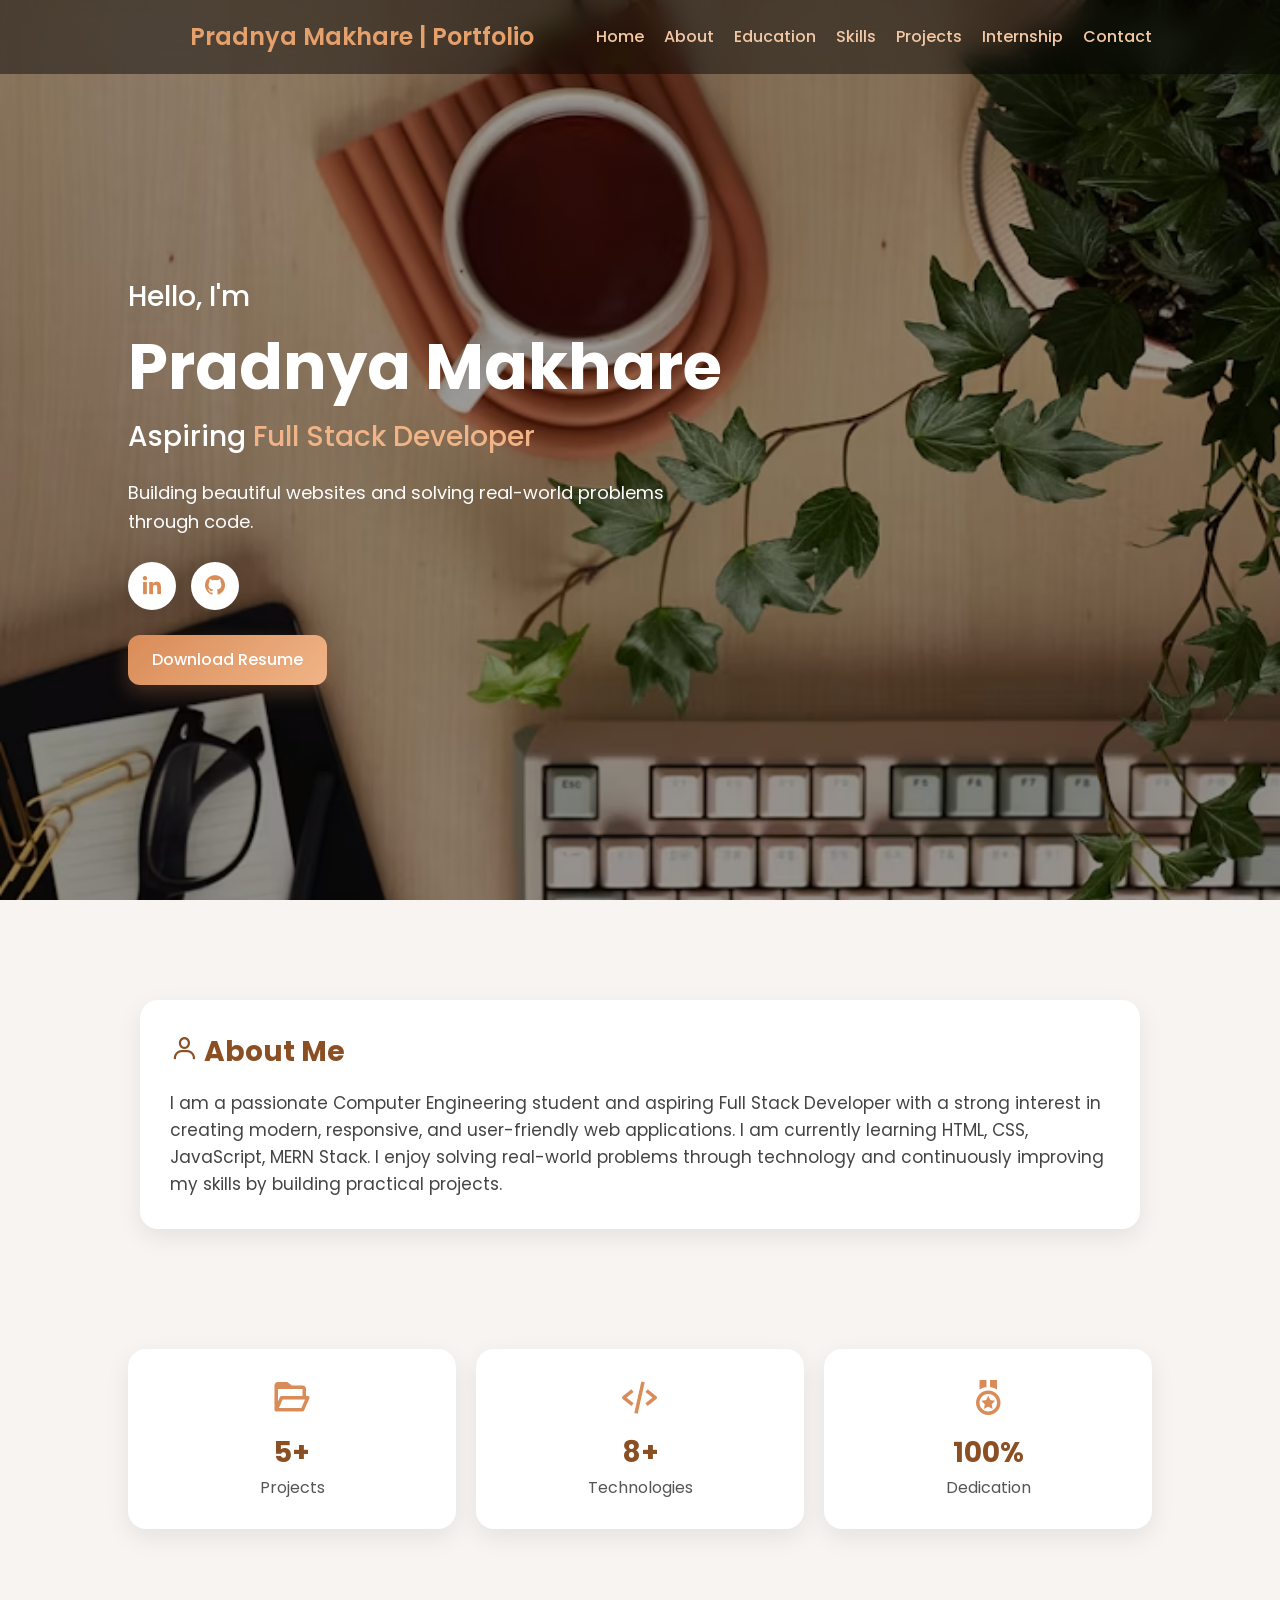
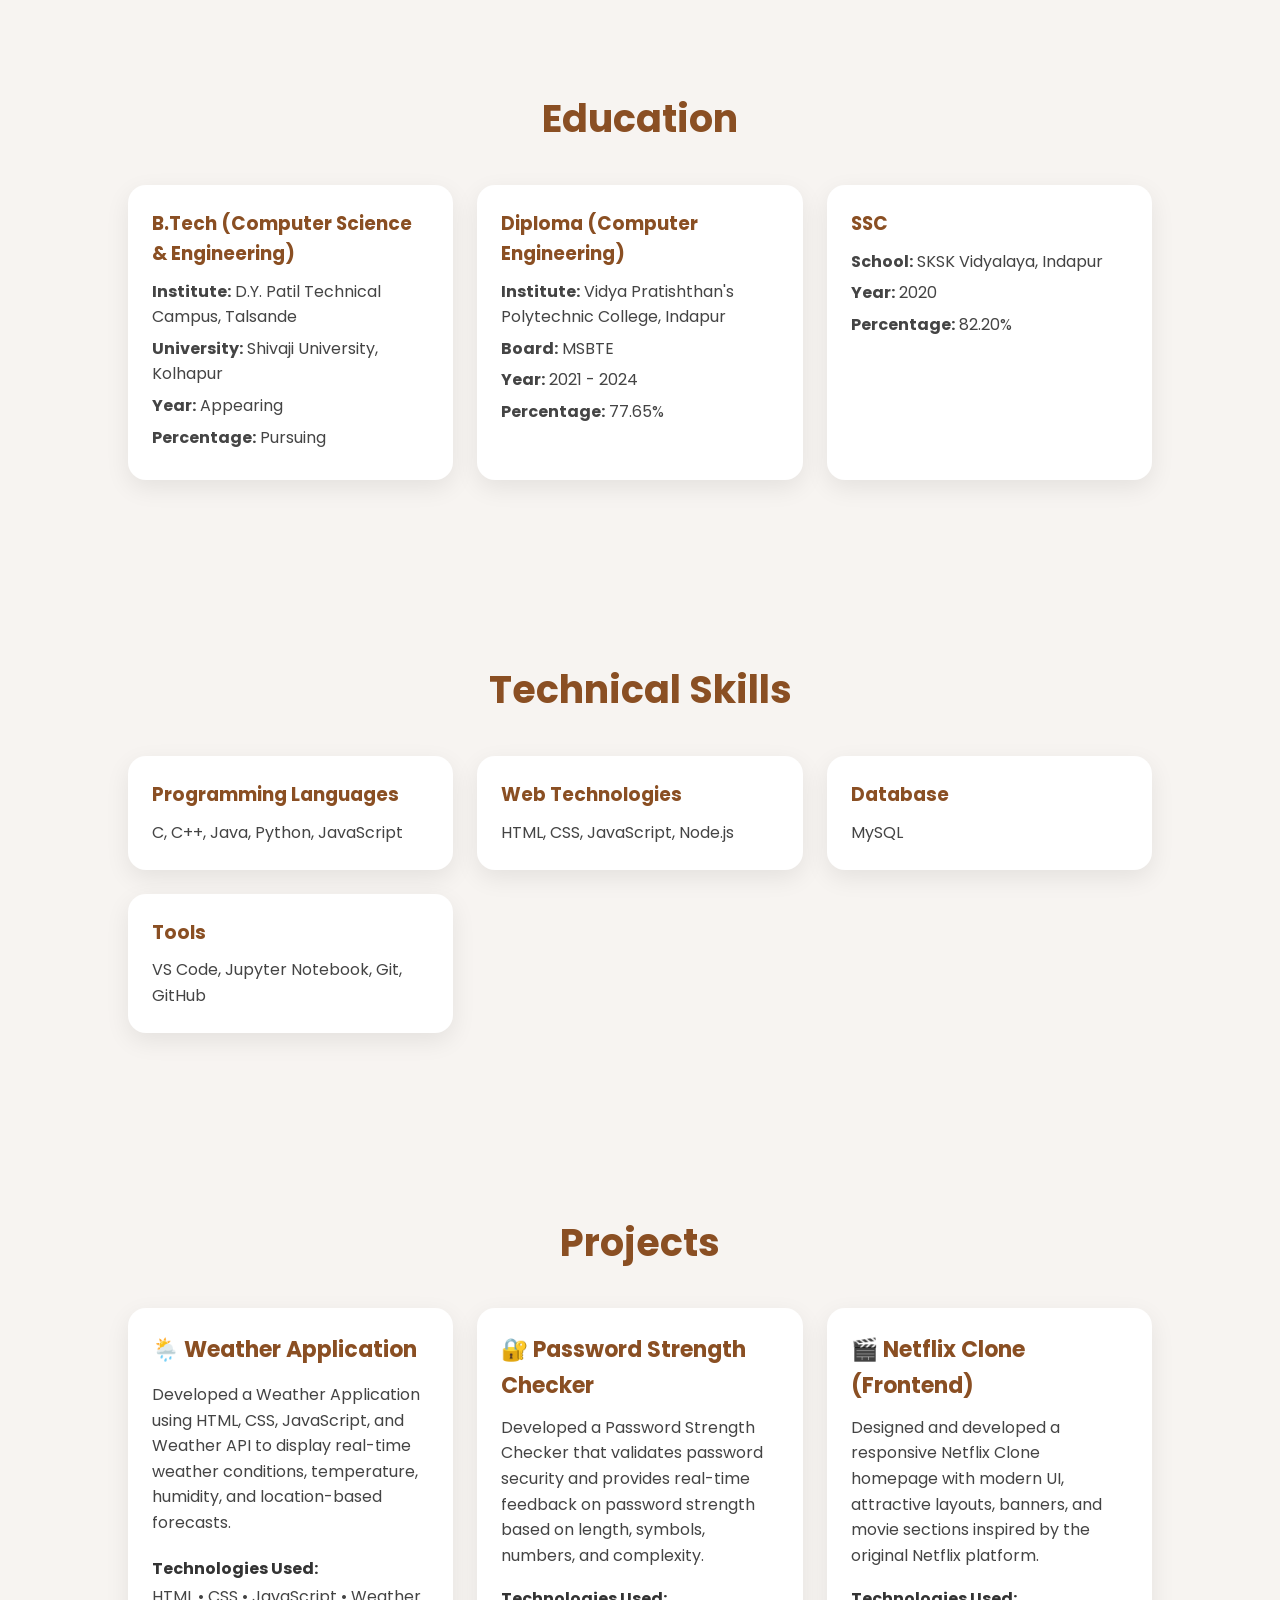
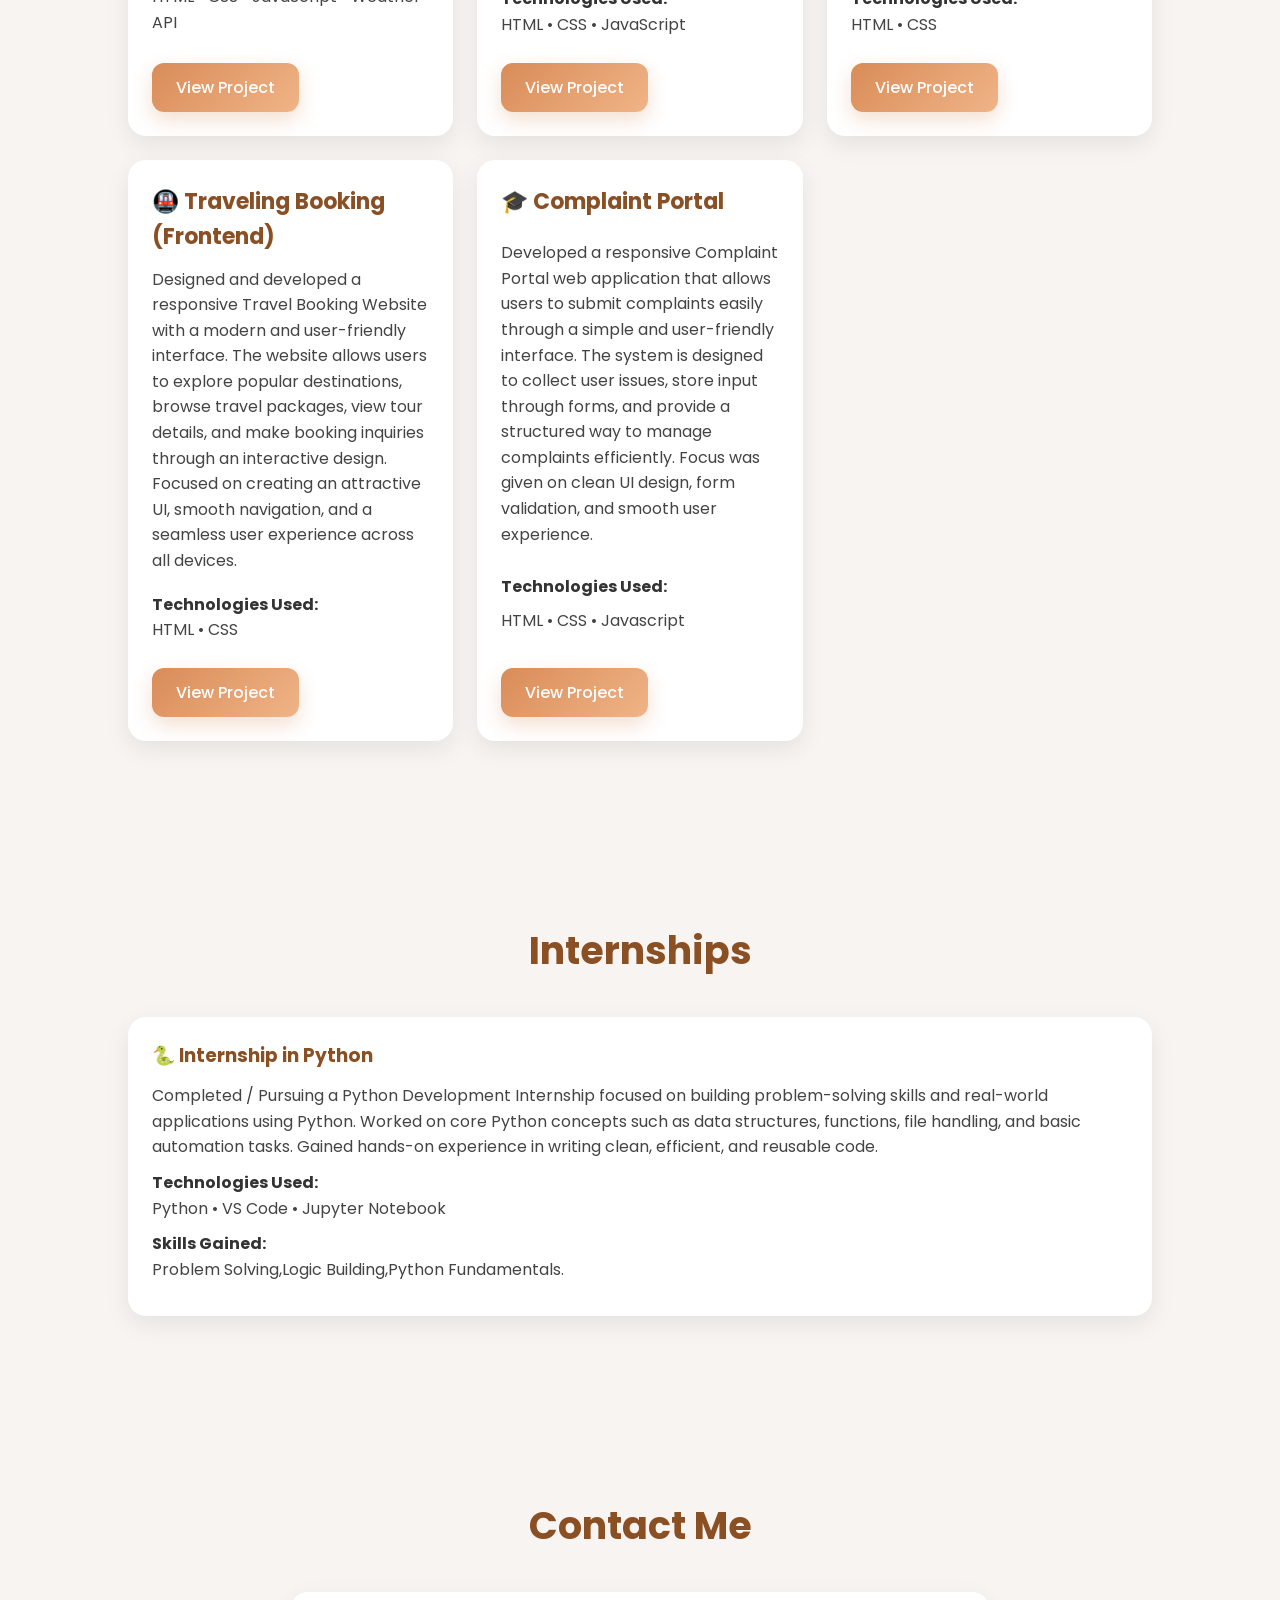
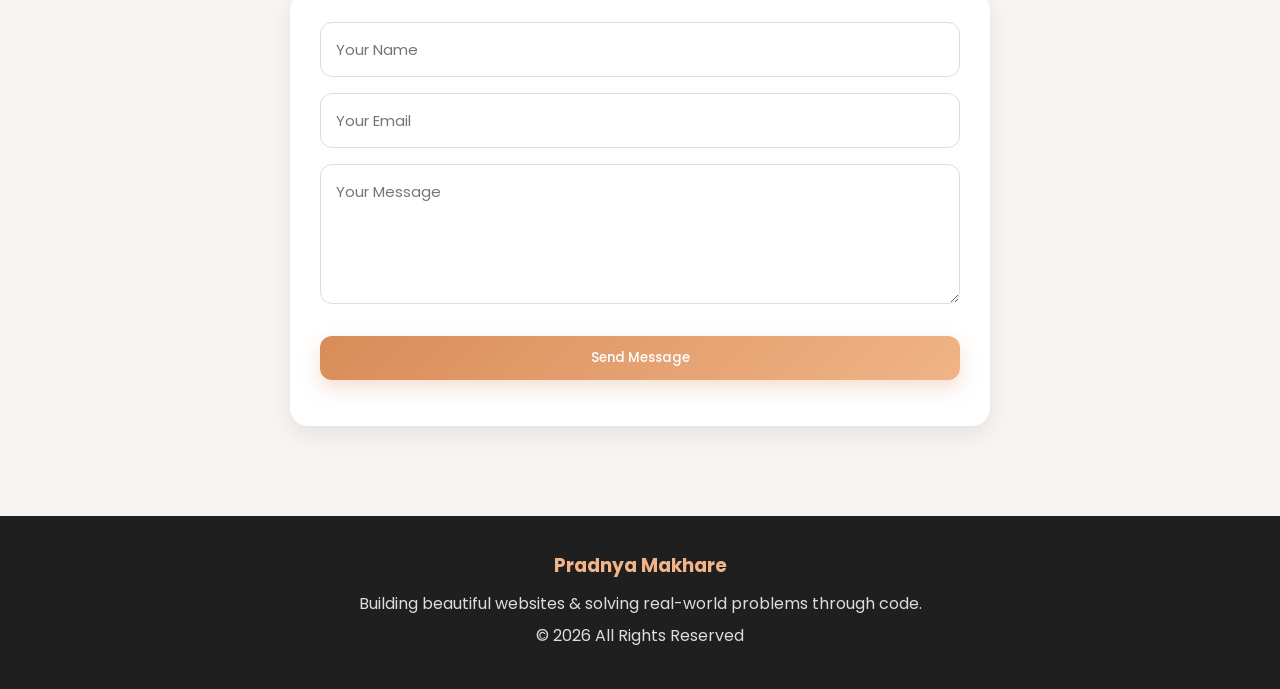
<file: index.html>
<!DOCTYPE html>
<html lang="en">

<head>
    <meta charset="UTF-8">
    <meta name="viewport" content="width=device-width, initial-scale=1.0">
    <title>Pradnya Makhare | Portfolio</title>

    <link rel="stylesheet" href="portfolio.css">
    <link rel="icon" type="image/x-icon" href="favicon.ico">
   <link href='https://unpkg.com/boxicons@2.1.4/css/boxicons.min.css' rel='stylesheet'>

<body>

    <!-- Navbar -->
    <header class="header">

        <a href=""><a class="logo">Pradnya Makhare | Portfolio</a>

        <nav class="navbar">
            <a href="#home">Home</a>
            <a href="#about">About</a>
            <a href="#education">Education</a>
            <a href="#skills">Skills</a>
            <a href="#projects">Projects</a>
            <a href="#Internships">Internship</a>
            <a href="#contact">Contact</a>
        </nav>

    </header>

    <!-- Hero -->

    <section class="home" id="home">

        <div class="home-content">

            <h3>Hello, I'm</h3>

            <h1>Pradnya Makhare</h1>

            <h3>
                Aspiring
                <span id="typing"></span>
            </h3>

            <p>
                Building beautiful websites and solving
                real-world problems through code.
            </p>

            <div class="social-icons">

                <a href="https://www.linkedin.com/in/pradnya-makhare-4221a42a6/"><i class='bx bxl-linkedin'></i></a>

                <a href="https://github.com/pradnya123-git/pradnya2025"><i class='bx bxl-github'></i></a>



            </div>

            <a href="Resume%20Pradnya.pdf" download class="btn">
                Download Resume
            </a>

        </div>

        <!-- <div class="home-img">

            <img src="https://cdn-icons-png.flaticon.com/512/6997/6997662.png" alt="Developer">

        </div> -->

    </section>

    <!-- About -->

    <section class="about" id="about">

        <div class="about-card">
            <h2><i class='bx bx-user'></i> About Me</h2>

            <p>
                I am a passionate Computer Engineering student and aspiring Full Stack Developer
                with a strong interest in creating modern, responsive, and user-friendly web applications.
                I am currently learning HTML, CSS, JavaScript, MERN Stack.
                I enjoy solving real-world problems through technology and
                continuously improving my skills by building practical projects.
            </p>

        </div>

    </section>

    <!-- Stats -->

    <section class="stats">

        <div class="stat-card">
    <i class='bx bx-folder-open'></i>
    <h2>5+</h2>
    <p>Projects</p>
</div>

<div class="stat-card">
    <i class='bx bx-code-alt'></i>
    <h2>8+</h2>
    <p>Technologies</p>
</div>

<div class="stat-card">
    <i class='bx bx-medal'></i>
    <h2>100%</h2>
    <p>Dedication</p>
</div>

    </section>

    <!-- Education -->

    <section id="education" class="education">

        <h2 class="heading">Education</h2>

        <div class="education-container">

            <div class="edu-card">
                <h3>B.Tech (Computer Science & Engineering)</h3>
                <p><strong>Institute:</strong> D.Y. Patil Technical Campus, Talsande</p>
                <p><strong>University:</strong> Shivaji University, Kolhapur</p>
                <p><strong>Year:</strong> Appearing</p>
                <p><strong>Percentage:</strong> Pursuing</p>
            </div>

            <div class="edu-card">
                <h3>Diploma (Computer Engineering)</h3>
                <p><strong>Institute:</strong> Vidya Pratishthan's Polytechnic College, Indapur</p>
                <p><strong>Board:</strong> MSBTE</p>
                <p><strong>Year:</strong> 2021 - 2024</p>
                <p><strong>Percentage:</strong> 77.65%</p>
            </div>

            <div class="edu-card">
                <h3>SSC</h3>
                <p><strong>School:</strong> SKSK Vidyalaya, Indapur</p>
                <p><strong>Year:</strong> 2020</p>
                <p><strong>Percentage:</strong> 82.20%</p>
            </div>

        </div>

    </section>

    <!-- Skills -->

    <section id="skills" class="skills">

        <h2 class="heading">Technical Skills</h2>

        <div class="skills-container">

            <div class="skill-card">
                <h3>Programming Languages</h3>
                <p>C, C++, Java, Python, JavaScript</p>
            </div>

            <div class="skill-card">
                <h3>Web Technologies</h3>
                <p>HTML, CSS, JavaScript, Node.js</p>
            </div>

            <div class="skill-card">
                <h3>Database</h3>
                <p>MySQL</p>
            </div>

            <div class="skill-card">
                <h3>Tools</h3>
                <p>VS Code, Jupyter Notebook, Git, GitHub</p>
            </div>

        </div>
    </section>
    <!-- Projects -->
    <section id="projects" class="projects">

        <h2 class="heading">Projects</h2>

        <div class="project-container">

            <!-- Project 1 -->

            <div class="project-card">

                <h3>🌦️ Weather Application</h3>

                <p>
                    Developed a Weather Application using
                    HTML, CSS, JavaScript, and Weather API
                    to display real-time weather conditions,
                    temperature, humidity, and location-based forecasts.
                </p>

                <h4>Technologies Used:</h4>

                <p>HTML • CSS • JavaScript • Weather API</p>

                <a href="weather-application/index.html" class="project-btn">
                    View Project
                </a>
            </div>

            <!-- Project 2 -->

            <div class="project-card">

                <h3>🔐 Password Strength Checker</h3>

                <p>
                    Developed a Password Strength Checker
                    that validates password security and
                    provides real-time feedback on password strength
                    based on length, symbols, numbers, and complexity.
                </p>

                <h4>Technologies Used:</h4>

                <p>HTML • CSS • JavaScript</p>

                <a href="password-strength-checker/index.html" class="project-btn">
                    View Project
                </a>

            </div>

            <!-- Project 3 -->

            <div class="project-card">

                <h3>🎬 Netflix Clone (Frontend)</h3>

                <p>
                    Designed and developed a responsive
                    Netflix Clone homepage with modern UI,
                    attractive layouts, banners, and movie sections
                    inspired by the original Netflix platform.
                </p>

                <h4>Technologies Used:</h4>

                <p>HTML • CSS</p>

                <a href="netflix-clone/index.html" class="project-btn">View Project</a>

            </div>


            <!-- Project 4 -->

            <div class="project-card">

                <h3>🚇 Traveling Booking (Frontend)</h3>

                <p>
                    Designed and developed a responsive Travel Booking Website with a modern and user-friendly
                    interface.
                    The website allows users to explore popular destinations, browse travel packages, view tour details,
                    and make booking inquiries through an interactive design. Focused on creating an attractive UI,
                    smooth navigation, and a seamless user experience across all devices.
                </p>

                <h4>Technologies Used:</h4>

                <p>HTML • CSS</p>

                <a href="travel-booking/project1.html" class="project-btn">View Project</a>

            </div>


            <!-- Project 5 -->

            <div class="project-card">

                <h3> 🎓 Complaint Portal </h3>

                <p>
                    Developed a responsive Complaint Portal web application that allows users to submit complaints
                    easily through a simple and user-friendly interface.
                    The system is designed to collect user issues, store input through forms, and provide a structured
                    way to manage complaints efficiently.
                    Focus was given on clean UI design, form validation, and smooth user experience.
                </p>

                <h4>Technologies Used:</h4>

                <p>HTML • CSS • Javascript</p>

                <a href="complaint%20portal/index.html" class="project-btn">View Project</a>

            </div>

        </div>

    </section>

    <!-- Internship-->

    <section id="Internships" class="Internships">

        <h2 class="heading">Internships</h2>

        <div class="Internship-container">

            <div class="intern-card">

                <h3>🐍 Internship in Python </h3>
                <p> Completed / Pursuing a Python Development Internship focused on building problem-solving skills and
                    real-world applications using Python.
                    Worked on core Python concepts such as data structures, functions, file handling, and basic
                    automation tasks.
                    Gained hands-on experience in writing clean, efficient, and reusable code.

                </p>
                <h4> Technologies Used:</h4>
                <p>Python • VS Code • Jupyter Notebook</p>
                <strong> Skills Gained:</strong>
                <p> Problem Solving,Logic Building,Python Fundamentals.</p>
            </div>

        </div>

    </section>

    <!-- Contact -->

    <section id="contact" class="contact">

        <h2 class="heading">Contact Me</h2>

        <form id="contactForm">
            <input type="text" id="name" placeholder="Your Name">

            <input type="email" id="email" placeholder="Your Email">

            <textarea id="message" placeholder="Your Message"></textarea>

            <p id="formMessage"></p>

            <button type="submit">
                Send Message
            </button>

            <p id="formMessage"></p>

        </form>

    </section>

    <!-- Footer -->

    <footer>

        <h3>Pradnya Makhare</h3>

        <p>
            Building beautiful websites &
            solving real-world problems through code.
        </p>

        <p>© 2026 All Rights Reserved</p>

    </footer>

    <script src="portfolio.js"></script>

</body>

</html>
</file>
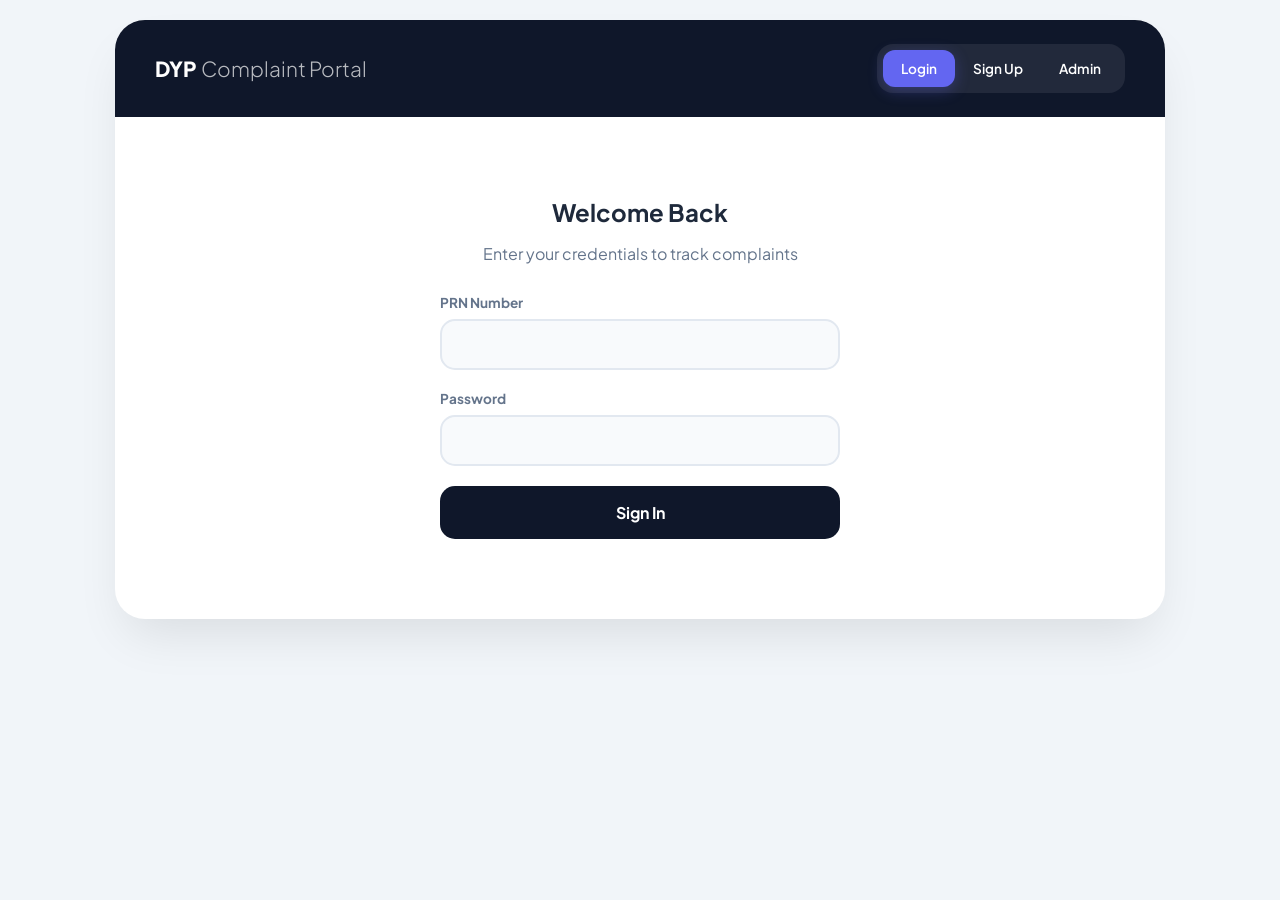
<file: complaint portal/index.html>
<!DOCTYPE html>
<html lang="en">
<head>
    <meta charset="UTF-8">
    <meta name="viewport" content="width=device-width, initial-scale=1.0">
    <title>DYP Student Portal | AI Enhanced</title>

    <link rel="stylesheet" href="style.css">

    <link href="https://fonts.googleapis.com/css2?family=Plus+Jakarta+Sans:wght@300;400;600;700&display=swap" rel="stylesheet">
</head>
 
  <body>
    <div class="app-container">
      <div class="header">
        <div style="font-weight: 800; font-size: 1.3rem">
          DYP <span style="font-weight: 300; opacity: 0.7"> Complaint Portal</span>
        </div>
        <div class="nav-pills">
          <button class="pill active" onclick="setView('st-login')">
            Login
          </button>
          <button class="pill" onclick="setView('st-signup')">Sign Up</button>
          <button class="pill" onclick="setView('ad-login')">Admin</button>
        </div>
      </div>

      <div class="main-content">
        <div id="st-signup" class="view hidden">
          <h2 style="margin-bottom: 30px">Create Account</h2>
          <form id="signupForm">
            <div class="input-grid">
              <div class="field">
                <label>Full Name</label
                ><input
                  type="text"
                  id="regName"
                  placeholder="Enter Full Name"
                  required
                />
              </div>
              <div class="field">
                <label>PRN Number</label
                ><input
                  type="text"
                  id="regPrn"
                  placeholder="Enter PRN"
                  required
                />
              </div>
              <div class="field">
                <label>Set Password</label
                ><input
                  type="password"
                  id="regPass"
                  placeholder="Choose Password"
                  required
                />
              </div>
              <div class="field">
                <label>Email</label
                ><input
                  type="email"
                  id="regEmail"
                  placeholder="student@dyp.edu"
                  required
                />
              </div>
            </div>
            <button type="submit" class="btn-action">
              Register & Continue
            </button>
          </form>
        </div>

        <div id="st-login" class="view">
          <div style="max-width: 400px; margin: 40px auto; text-align: center">
            <h2 style="margin-bottom: 10px">Welcome Back</h2>
            <p style="color: #64748b; margin-bottom: 30px">
              Enter your credentials to track complaints
            </p>
            <div class="field" style="text-align: left">
              <label>PRN Number</label><input type="text" id="logPrn" />
            </div>
            <div class="field" style="text-align: left">
              <label>Password</label><input type="password" id="logPass" />
            </div>
            <button class="btn-action" onclick="loginStudent()">Sign In</button>
          </div>
        </div>

        <div id="st-profile" class="view hidden">
          <div
            style="
              display: flex;
              justify-content: space-between;
              align-items: center;
              margin-bottom: 30px;
            "
          >
            <h2 id="welcomeText">Student Dashboard</h2>
            <button
              onclick="logout()"
              style="
                color: var(--accent);
                font-weight: 700;
                border: none;
                background: none;
                cursor: pointer;
              "
            >
              Logout
            </button>
          </div>

          <div
            style="
              background: white;
              border: 2px solid #f1f5f9;
              padding: 30px;
              border-radius: 24px;
              margin-bottom: 40px;
            "
          >
            <h3>Submit New Complaint</h3>
            <div class="field">
              <label>Academic Stream</label>
              <select id="sStream">
                <option>MCA - Sandwitch</option>
                <option>MCA</option>
                <option>MBA</option>
                <option>MBA-AMB</option>
                <option>BBA</option>
                <option>BCA</option>
                <option>BCS</option>
                <option>BSC-CS</option>
                <option>BSC-Data Science</option>
                <option>B-TECH</option>
                <option>B-TECH AGRI</option>
                <option>FOOD TECH</option>
                <option>Computer Engineering</option>
                <option>Information Technology</option>
                <option>Mechanical Engineering</option>
                <option>Civil Engineering</option>
              </select>
            </div>
            <div class="field">
              <label>Describe Issue</label>
              <textarea
                id="sIssue"
                rows="4"
                placeholder="Briefly describe your problem..."
              ></textarea>
              <button
                type="button"
                onclick="openAI()"
                style="
                  margin-top: 10px;
                  width: fit-content;
                  background: var(--ai-purple);
                  color: white;
                  border: none;
                  padding: 8px 15px;
                  border-radius: 10px;
                  cursor: pointer;
                  font-weight: 600;
                "
              >
                ✨ Get AI Suggestions
              </button>
            </div>
            <button
              class="btn-action"
              style="background: var(--accent)"
              onclick="submitComplaint()"
            >
              Submit Official Complaint
            </button>
          </div>

          <h3>My Tracking History</h3>
          <div id="myHistory"></div>
        </div>

        <div id="ad-login" class="view hidden">
          <div style="max-width: 400px; margin: 60px auto; text-align: center">
            <h2>Admin Gateway</h2>
            <div class="field" style="text-align: left">
              <label>Access Key</label
              ><input
                type="password"
                id="adminKey"
                placeholder="Verify identity"
              />
            </div>
            <button class="btn-action" onclick="loginAdmin()">
              Enter Dashboard
            </button>
          </div>
        </div>

        <div id="ad-dash" class="view hidden">
          <div
            style="
              display: flex;
              justify-content: space-between;
              align-items: center;
              margin-bottom: 20px;
            "
          >
            <h2>Admin Control</h2>
            <button
              onclick="logout()"
              style="
                color: red;
                font-weight: 700;
                border: none;
                background: none;
                cursor: pointer;
              "
            >
              Exit
            </button>
          </div>
          <table>
            <thead>
              <tr>
                <th style="padding: 10px">Student</th>
                <th>Stream</th>
                <th>Issue</th>
                <th>Status</th>
                <th>Action</th>
              </tr>
            </thead>
            <tbody id="adminTable"></tbody>
          </table>
        </div>
      </div>
    </div>

    <div id="aiModal" class="modal-overlay">
      <div class="ai-modal">
        <h3 style="margin-top: 0">✨ AI Professional Refinement</h3>
        <p style="color: #64748b; font-size: 0.9rem; margin-bottom: 20px">
          Choose a professional version of your complaint:
        </p>

        <div class="ai-option" onclick="selectAI(1)">
          <h4>Option 1: Formal & Concise</h4>
          <p
            id="opt1"
            style="margin: 0; font-size: 0.9rem; line-height: 1.4"
          ></p>
        </div>

        <div class="ai-option" onclick="selectAI(2)">
          <h4>Option 2: Detailed & Urgent</h4>
          <p
            id="opt2"
            style="margin: 0; font-size: 0.9rem; line-height: 1.4"
          ></p>
        </div>

        <button
          onclick="closeAI()"
          style="
            width: 100%;
            padding: 12px;
            border: none;
            background: #f1f5f9;
            border-radius: 12px;
            cursor: pointer;
            font-weight: 600;
          "
        >
          Keep My Original Version
        </button>
      </div>
    </div>
    <script src="script.js"></script>
    </body>
</html>
</file>
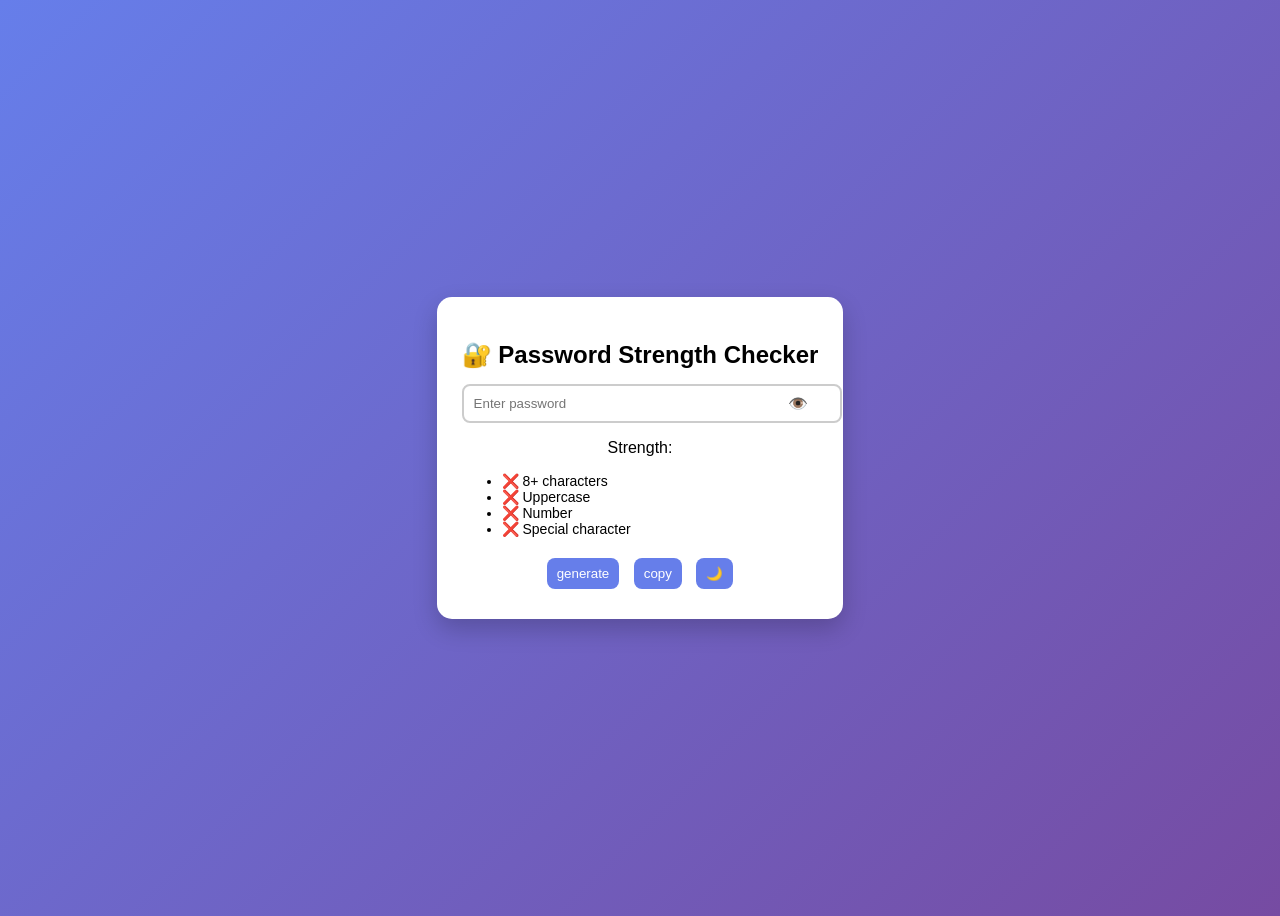
<file: password-strength-checker/index.html>
<!DOCTYPE html>
<html lang="en">

<head>
    <meta charset="UTF-8">
    <meta name="viewport" content="width=device-width, initial-scale=1.0">
    <title>Password checker</title>
    <link rel="stylesheet" href="style.css">
</head>

<body>
    <div class="container">
        <h2>🔐 Password Strength Checker</h2>

        <div class="input-box">
            <input type="password" id="password" placeholder="Enter password">
            <span id="toggle">👁️</span>

            <div class="strength-bar">
                <div id="bar"></div>

                <p id="strength-text">Strength:</p>

                <ul class="checklist">
                    <li id="length">❌ 8+ characters</li>
                    <li id="upper">❌ Uppercase</li>
                    <li id="number">❌ Number</li>
                    <li id="symbol">❌ Special character</li>
                </ul>
                <p id="suggestion"></p>
                <div class="button">
                    <button onclick="generatePassword()">generate</button>
                    <button onclick="copyPassword()">copy</button>
                    <button onclick="toggleTheme()">🌙</button>

                </div>
            </div>
        </div>
    </div>
    <script src="script.js"></script>
</body>
</html>
</file>
<file: portfolio.css>
@import url('https://fonts.googleapis.com/css2?family=Poppins:wght@300;400;500;600;700&display=swap');

:root {
    --bg: #f7f4f1;
    --primary: #d98c58;
    --primary-dark: #b96f3c;
    --text: #222;
    --white: #ffffff;
    --card-shadow: 0 8px 25px rgba(0, 0, 0, 0.08);
    --glass: rgba(255, 255, 255, 0.12);
}

/* RESET */
* {
    margin: 0;
    padding: 0;
    box-sizing: border-box;
    font-family: 'Poppins', sans-serif;
    scroll-behavior: smooth;
}

body {
    background: var(--bg);
    color: var(--text);
    overflow-x: hidden;
    line-height: 1.6;
}

img {
    max-width: 100%;
    display: block;
}

a {
    text-decoration: none;
}

/* COMMON SECTION SPACING */
section {
    padding: 90px 10%;
}

/* HEADER */
.header {
    position: fixed;
    top: 0;
    left: 0;
    width: 100%;
    padding: 18px 10%;
    display: flex;
    justify-content: space-between;
    align-items: center;
    z-index: 1000;
    background: rgba(0, 0, 0, 0.45);
    backdrop-filter: blur(12px);
    -webkit-backdrop-filter: blur(12px);
}

.logo {
    color: #e6a06b;
    font-size: 24px;
    font-weight: 600;
    text-decoration: none;
    white-space: nowrap;
}

.navbar {
    display: flex;
    flex-wrap: wrap;
    gap: 20px;
}

.navbar a {
    color: #f3c8a5;
    font-weight: 500;
    transition: 0.3s;
}

.navbar a:hover {
    color: #fff;
}

/* HOME */
.home {
    min-height: 100vh;
    display: flex;
    align-items: center;
    justify-content: flex-start;
    padding: 120px 10% 60px;
    background:
        linear-gradient(rgba(0,0,0,0.35), rgba(0,0,0,0.35)),
        url("images/logo.png") center/cover no-repeat;
    color: white;
}

.home-content {
    max-width: 650px;
}

.home h3 {
    font-size: 28px;
    font-weight: 500;
}

.home h1 {
    font-size: 64px;
    line-height: 1.1;
    margin: 12px 0;
}

.home span {
    color: #f0b487;
}

.home p {
    margin: 20px 0;
    font-size: 18px;
    max-width: 550px;
}

/* BUTTONS */
.btn,
.project-btn,
.contact button {
    display: inline-block;
    padding: 12px 24px;
    background: linear-gradient(135deg, #d98c58, #f0b487);
    color: white;
    border: none;
    border-radius: 12px;
    font-weight: 500;
    transition: 0.3s ease;
    box-shadow: 0 8px 20px rgba(217, 140, 88, 0.28);
    cursor: pointer;
}

.btn:hover,
.project-btn:hover,
.contact button:hover {
    transform: translateY(-4px);
    box-shadow: 0 12px 28px rgba(217, 140, 88, 0.35);
}

/* HEADINGS */
.heading {
    text-align: center;
    font-size: 38px;
    color: #8a4f23;
    margin-bottom: 35px;
}

/* CARD STYLE */
.about-card,
.stat-card,
.edu-card,
.skill-card,
.project-card,
.intern-card,
.contact form {
    background: white;
    border-radius: 18px;
    box-shadow: var(--card-shadow);
}

/* ABOUT */
.about {
    padding-top: 100px;
}

.about-card {
    max-width: 1000px;
    margin: auto;
    padding: 30px;
}

.about-card h2 {
    color: #8a4f23;
    margin-bottom: 15px;
    font-size: 28px;
}

.about-card p {
    font-size: 17px;
    color: #444;
}

/* SOCIAL */
.social-icons {
    display: flex;
    gap: 15px;
    margin: 25px 0;
    flex-wrap: wrap;
}

.social-icons a {
    display: inline-flex;
    width: 48px;
    height: 48px;
    justify-content: center;
    align-items: center;
    border-radius: 50%;
    background: white;
    color: var(--primary);
    font-size: 24px;
    transition: .3s;
    box-shadow: 0 4px 15px rgba(0, 0, 0, .08);
}

.social-icons a:hover {
    background: var(--primary);
    color: white;
    transform: translateY(-3px);
}

/* STATS */
.stats {
    padding: 30px 10% 70px;
    display: grid;
    grid-template-columns: repeat(3, minmax(180px, 1fr));
    gap: 20px;
    align-items: stretch;
}

.stat-card {
    text-align: center;
    padding: 28px 20px;
}

.stat-card i {
    color: var(--primary);
    font-size: 42px;
    margin-bottom: 12px;
    display: block;
}

.stat-card h2 {
    font-size: 28px;
    color: #8a4f23;
}

.stat-card p {
    color: #555;
}

/* GRID SECTIONS */
.education-container,
.skills-container,
.project-container,
.Internship-container,
.Internships-container {
    display: grid;
    grid-template-columns: repeat(auto-fit, minmax(260px, 1fr));
    gap: 24px;
    align-items: stretch;
}

/* EDUCATION */
.edu-card {
    padding: 24px;
}

.edu-card h3 {
    color: #8a4f23;
    margin-bottom: 10px;
}

.edu-card p {
    color: #444;
    margin-bottom: 6px;
}

/* SKILLS */
.skill-card {
    padding: 24px;
    transition: 0.3s;
}

.skill-card:hover,
.project-card:hover,
.intern-card:hover,
.edu-card:hover {
    transform: translateY(-6px);
}

.skill-card h3 {
    color: #8a4f23;
    margin-bottom: 10px;
}

.skill-card p {
    color: #444;
}

/* PROJECTS */
.project-card {
    padding: 24px;
    display: flex;
    flex-direction: column;
    justify-content: space-between;
}

.project-card h3 {
    color: #8a4f23;
    margin-bottom: 12px;
    font-size: 22px;
}

.project-card p {
    color: #444;
    margin-bottom: 10px;
}

.project-card h4 {
    margin-top: 8px;
    color: #333;
    font-size: 16px;
}

.project-btn {
    margin-top: 15px;
    align-self: flex-start;
}

/* INTERNSHIP */
.intern-card {
    padding: 24px;
}

.intern-card h3 {
    color: #8a4f23;
    margin-bottom: 12px;
}

.intern-card p {
    color: #444;
    margin-bottom: 10px;
}

.intern-card h4,
.intern-card strong {
    color: #333;
}

/* CONTACT */
.contact form {
    max-width: 700px;
    margin: auto;
    padding: 30px;
    display: flex;
    flex-direction: column;
    gap: 16px;
}

.contact input,
.contact textarea {
    width: 100%;
    padding: 15px;
    border: 1px solid #ddd;
    border-radius: 12px;
    outline: none;
    font-size: 15px;
}

.contact textarea {
    min-height: 140px;
    resize: vertical;
}

#formMessage {
    font-size: 14px;
    color: #8a4f23;
}

/* FOOTER */
footer {
    background: #1f1f1f;
    color: white;
    text-align: center;
    padding: 35px 20px;
}

footer h3 {
    margin-bottom: 10px;
    color: #f0b487;
}

footer p {
    margin: 6px 0;
    color: #ddd;
}

/* =========================
   RESPONSIVE
========================= */

/* Large tablets */
@media (max-width: 992px) {
    .header {
        padding: 16px 6%;
    }

    section {
        padding: 80px 6%;
    }

    .home {
        padding: 120px 6% 60px;
    }

    .home h1 {
        font-size: 52px;
    }

    .home h3 {
        font-size: 24px;
    }

    .stats {
        grid-template-columns: repeat(3, 1fr);
        padding: 20px 6% 60px;
    }
}

/* Tablets */
@media (max-width: 768px) {
    .header {
        flex-direction: column;
        gap: 12px;
        padding: 14px 5%;
    }

    .logo {
        font-size: 20px;
        text-align: center;
    }

    .navbar {
        justify-content: center;
        gap: 14px;
    }

    .navbar a {
        font-size: 14px;
    }

    .home {
        min-height: auto;
        padding: 160px 5% 70px;
        text-align: center;
        justify-content: center;
    }

    .home-content {
        max-width: 100%;
    }

    .home h1 {
        font-size: 42px;
    }

    .home h3 {
        font-size: 22px;
    }

    .home p {
        font-size: 16px;
        margin-left: auto;
        margin-right: auto;
    }

    .social-icons {
        justify-content: center;
    }

    .stats {
        grid-template-columns: 1fr;
        padding: 10px 5% 50px;
    }

    .heading {
        font-size: 32px;
    }

    .about-card,
    .contact form {
        padding: 22px;
    }

    .education-container,
    .skills-container,
    .project-container,
    .Internship-container,
    .Internships-container {
        grid-template-columns: 1fr;
    }
}

/* Mobile */
@media (max-width: 480px) {
    .header {
        padding: 12px 4%;
    }

    .logo {
        font-size: 18px;
    }

    .navbar {
        gap: 10px;
    }

    .navbar a {
        font-size: 13px;
    }

    section {
        padding: 70px 4%;
    }

    .home {
        padding: 170px 4% 60px;
    }

    .home h1 {
        font-size: 34px;
    }

    .home h3 {
        font-size: 18px;
    }

    .home p {
        font-size: 15px;
    }

    .heading {
        font-size: 28px;
    }

    .project-btn,
    .btn,
    .contact button {
        width: 100%;
        text-align: center;
    }

    .stat-card {
        padding: 22px 16px;
    }

    .about-card,
    .edu-card,
    .skill-card,
    .project-card,
    .intern-card,
    .contact form {
        padding: 20px;
    }
}
</file>
<file: complaint portal/style.css>
:root {
  --primary: #0f172a;
  --accent: #6366f1;
  --success: #10b981;
  --bg: #f1f5f9;
  --card: #ffffff;
  --ai-purple: #8b5cf6;
}

      * {
        box-sizing: border-box;
        font-family: "Plus Jakarta Sans", sans-serif;
      }

      @keyframes fadeIn {
        from {
          opacity: 0;
          transform: translateY(10px);
        }
        to {
          opacity: 1;
          transform: translateY(0);
        }
      }
      @keyframes slideIn {
        from {
          transform: translateX(-20px);
          opacity: 0;
        }
        to {
          transform: translateX(0);
          opacity: 1;
        }
      }

      body {
        background: var(--bg);
        color: #1e293b;
        margin: 0;
        padding: 20px;
        display: flex;
        justify-content: center;
        overflow-x: hidden;
      }

      .app-container {
        width: 100%;
        max-width: 1050px;
        background: var(--card);
        border-radius: 30px;
        box-shadow: 0 25px 50px -12px rgba(0, 0, 0, 0.1);
        overflow: hidden;
        animation: fadeIn 0.8s ease-out;
      }

      .header {
        background: var(--primary);
        padding: 1.5rem 2.5rem;
        display: flex;
        justify-content: space-between;
        align-items: center;
        color: white;
      }
      .nav-pills {
        display: flex;
        background: rgba(255, 255, 255, 0.08);
        padding: 6px;
        border-radius: 16px;
      }
      .pill {
        border: none;
        background: transparent;
        color: white;
        padding: 10px 18px;
        cursor: pointer;
        border-radius: 12px;
        font-weight: 600;
        font-size: 0.85rem;
        transition: 0.3s;
      }
      .pill.active {
        background: var(--accent);
        box-shadow: 0 4px 15px rgba(99, 102, 241, 0.3);
      }

      .main-content {
        padding: 40px;
      }
      .view {
        animation: slideIn 0.5s ease-out;
      }

      .input-grid {
        display: grid;
        grid-template-columns: 1fr 1fr;
        gap: 20px;
        margin-bottom: 20px;
      }
      .field {
        display: flex;
        flex-direction: column;
        position: relative;
        margin-bottom: 20px;
      }
      label {
        font-size: 0.85rem;
        font-weight: 700;
        margin-bottom: 8px;
        color: #64748b;
      }
      input,
      select,
      textarea {
        padding: 14px;
        border: 2px solid #e2e8f0;
        border-radius: 15px;
        font-size: 0.95rem;
        background: #f8fafc;
        transition: 0.3s;
      }
      input:focus,
      select:focus,
      textarea:focus {
        border-color: var(--accent);
        outline: none;
        background: #fff;
        box-shadow: 0 0 0 4px rgba(99, 102, 241, 0.1);
      }

      .btn-action {
        background: var(--primary);
        color: white;
        border: none;
        padding: 16px;
        border-radius: 15px;
        font-weight: 700;
        cursor: pointer;
        width: 100%;
        font-size: 1rem;
        transition: 0.3s;
      }
      .btn-action:hover {
        transform: translateY(-2px);
        box-shadow: 0 10px 20px rgba(15, 23, 42, 0.2);
      }

      /* AI Suggestion Modal */
      .modal-overlay {
        position: fixed;
        top: 0;
        left: 0;
        width: 100%;
        height: 100%;
        background: rgba(15, 23, 42, 0.6);
        display: none;
        justify-content: center;
        align-items: center;
        z-index: 1000;
        backdrop-filter: blur(4px);
      }
      .ai-modal {
        background: white;
        padding: 30px;
        border-radius: 24px;
        width: 90%;
        max-width: 600px;
        animation: fadeIn 0.4s ease;
      }
      .ai-option {
        background: #f5f3ff;
        border: 2px solid #ddd6fe;
        padding: 18px;
        border-radius: 15px;
        margin-bottom: 15px;
        cursor: pointer;
        transition: 0.2s;
        position: relative;
      }
      .ai-option:hover {
        border-color: var(--ai-purple);
        background: #ede9fe;
      }
      .ai-option h4 {
        margin: 0 0 8px 0;
        color: var(--ai-purple);
        font-size: 0.9rem;
      }

      .status {
        padding: 5px 12px;
        border-radius: 10px;
        font-size: 0.75rem;
        font-weight: 800;
        text-transform: uppercase;
      }
      .pending {
        background: #fee2e2;
        color: #dc2626;
      }
      .resolved {
        background: #dcfce7;
        color: #16a34a;
      }

      table {
        width: 100%;
        border-collapse: separate;
        border-spacing: 0 12px;
      }
      td {
        background: #fff;
        padding: 20px;
        border-top: 1px solid #f1f5f9;
        border-bottom: 1px solid #f1f5f9;
      }
      .hidden {
        display: none;
      }
</file>
<file: password-strength-checker/style.css>
body{
    font-family: Arial, Helvetica, sans-serif;
    background: linear-gradient(135deg,#667eea,#764ba2);
    display: flex;
    justify-content: center;
    align-items: center;
    min-height: 100vh;
    transition: 0.3s;
}

.container{
    background: white;
    padding: 25px;
    border-radius: 15px;
    box-shadow: 0 10px 25px rgba(0,0,0,0.2);
    text-align: center;

}

h2{
    margin-bottom: 15px;
}

.input-box{
    position: relative;
}

input{
    width: 100%;
    padding: 10px;
    border-radius: 8px;
    border: 2px solid #ccc;
    outline: none;
}

#toggle{
    position: absolute;
    right: 10px;
    top: 10px;
    cursor: pointer;
}

.strength{
    height: 8px;
    background: #eee;
    border-radius: 10px;
    margin: 10px 0;
}
#bar{
    height: 100%;
    width: 0%;
    border-radius: 10px;
    transition: 0.3s;

}

.checklist{
    text-align: left;
    font-size: 14px;
}

.button button{
    margin: 5px;
    padding: 8px 10px;
    border: none;
    border-radius: 8px;
    background: #667eea;
    color: white;
    cursor: pointer;
}

.button button:hover{
    background:#5a67d8 ;

}

.dark{
    background:#1a202c ;
}
.dark.container{
    background: #2d3748;
    color: white;
}
</file>
